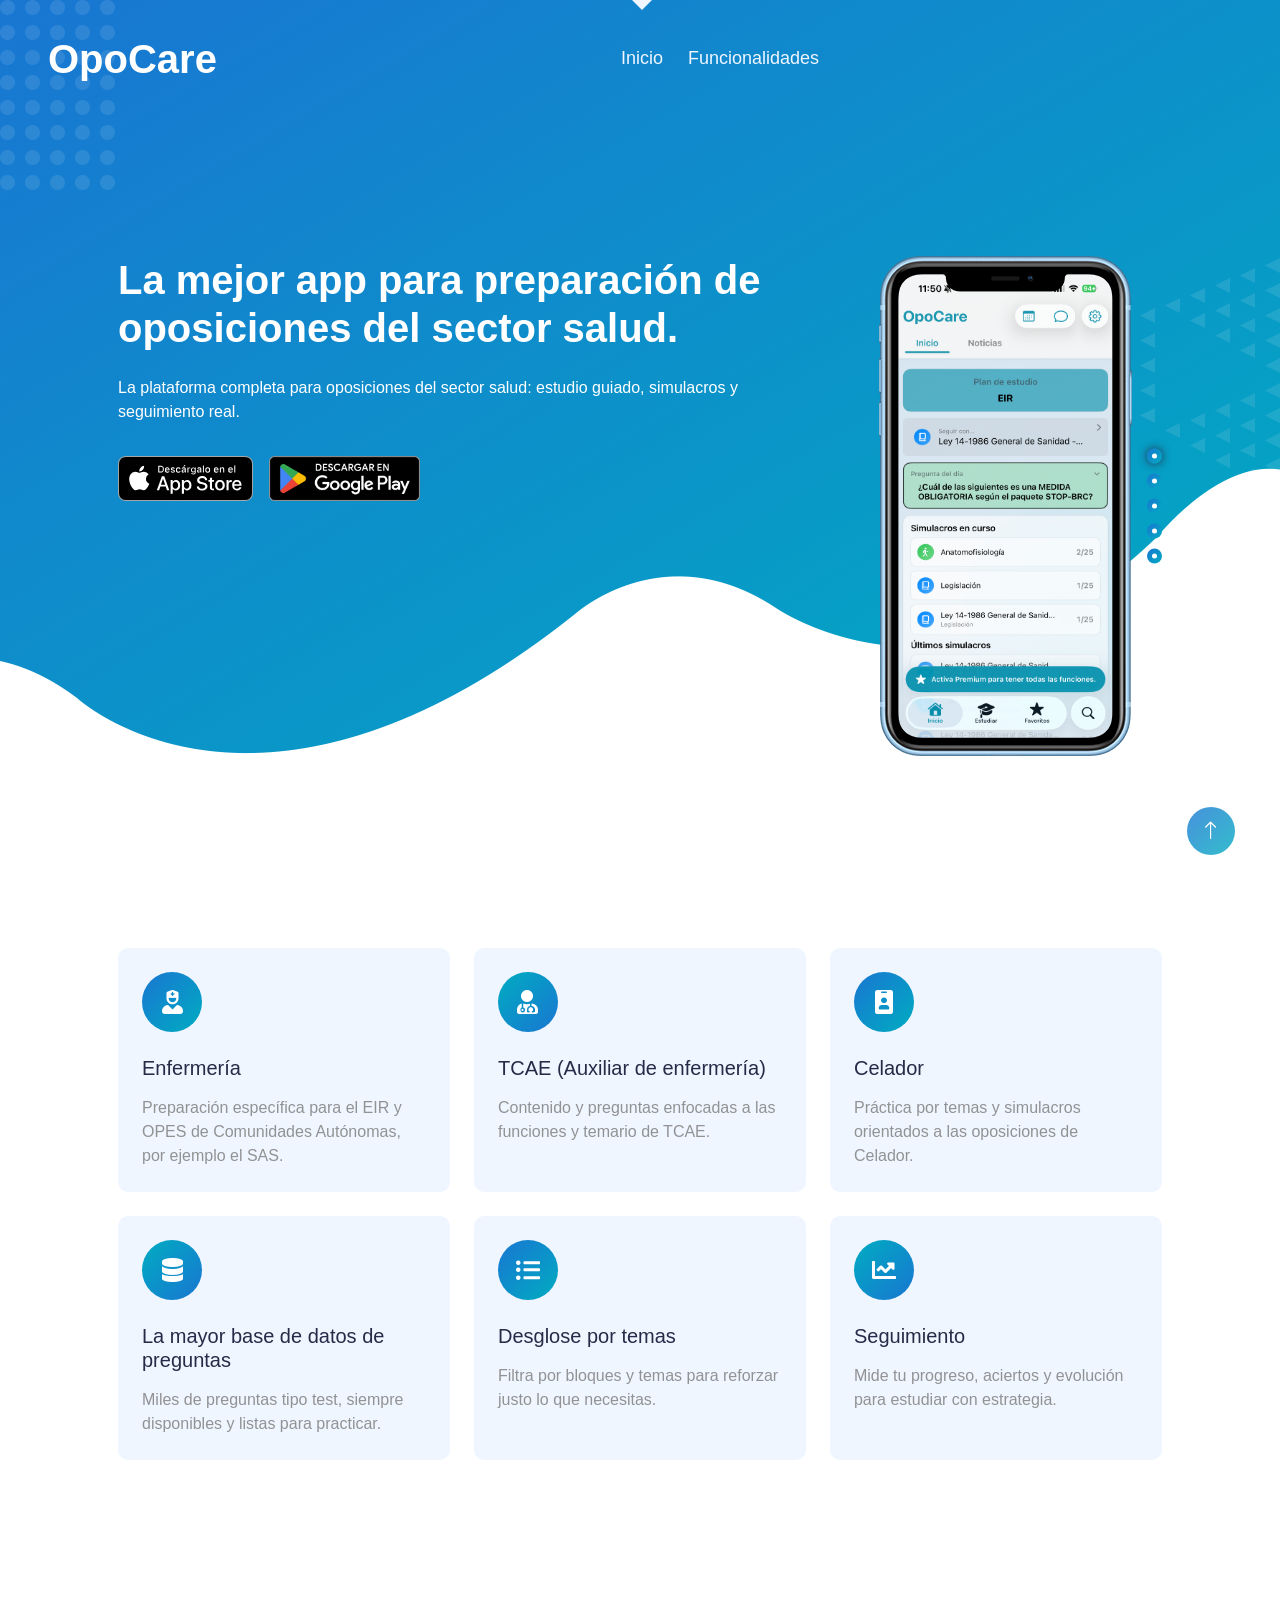
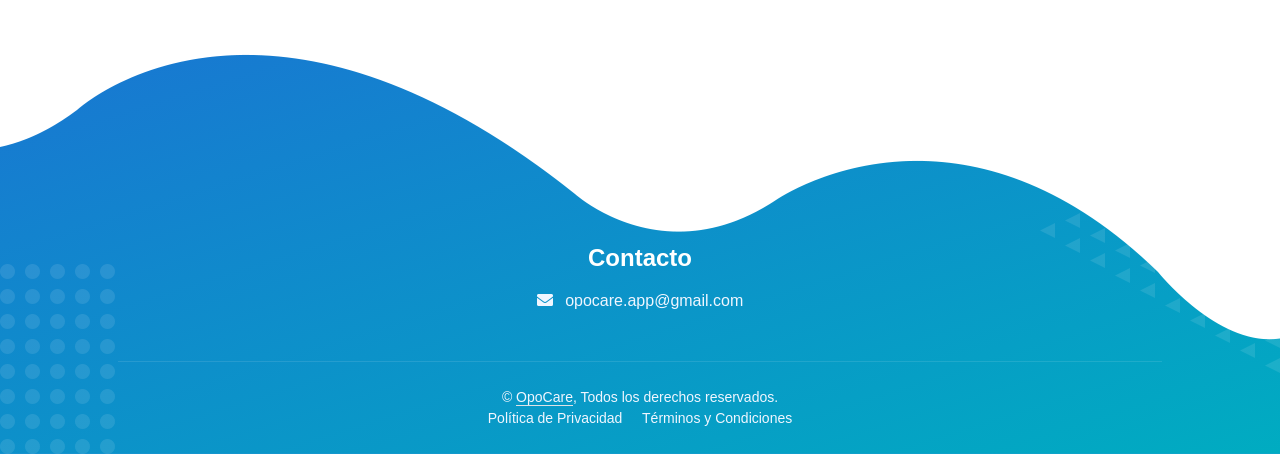
<file: index.html>
<!DOCTYPE html>
<html lang="es">

<head>
    <meta charset="utf-8">
    <title>OpoCare | Enfermería, TCAE y Celador</title>
    <meta name="description" content="OpoCare es una app de apoyo para preparar oposiciones sanitarias: enfermería, TCAE y celador. Test, seguimiento, planes y contenido premium.">
    <meta content="width=device-width, initial-scale=1.0" name="viewport">
    <meta content="" name="keywords">
    <meta content="" name="description">

    <!-- Favicon -->
    <link href="img/favicon.ico" rel="icon">

    <!-- Icon Font Stylesheet -->
    <link href="https://cdnjs.cloudflare.com/ajax/libs/font-awesome/5.10.0/css/all.min.css" rel="stylesheet">
    <link href="https://cdn.jsdelivr.net/npm/bootstrap-icons@1.4.1/font/bootstrap-icons.css" rel="stylesheet">

    <!-- Libraries Stylesheet -->
    <link href="lib/animate/animate.min.css" rel="stylesheet">
    <link href="lib/owlcarousel/assets/owl.carousel.min.css" rel="stylesheet">

    <!-- Customized Bootstrap Stylesheet -->
    <link href="css/bootstrap.min.css" rel="stylesheet">

    <!-- Template Stylesheet -->
    <link href="css/style.css" rel="stylesheet">
</head>

<body data-bs-spy="scroll" data-bs-target=".navbar" data-bs-offset="51">
<div class="container-xxl bg-white p-0">
    <!-- Spinner Start -->
    <div id="spinner" class="show bg-white position-fixed translate-middle w-100 vh-100 top-50 start-50 d-flex align-items-center justify-content-center">
        <div class="spinner-grow text-primary" style="width: 3rem; height: 3rem;" role="status">
            <span class="sr-only">Loading...</span>
        </div>
    </div>
    <!-- Spinner End -->


    <!-- Navbar & Hero Start -->
    <div class="container-xxl position-relative p-0" id="home">
        <nav class="navbar navbar-expand-lg navbar-light px-4 px-lg-5 py-3 py-lg-0">
            <a href="index.html" class="navbar-brand p-0">
                <h1 class="m-0">OpoCare</h1>
                <!-- <img src="img/logo.png" alt="Logo"> -->
            </a>
            <button class="navbar-toggler" type="button" data-bs-toggle="collapse" data-bs-target="#navbarCollapse">
                <span class="fa fa-bars"></span>
            </button>
            <div class="collapse navbar-collapse" id="navbarCollapse">
                <div class="navbar-nav mx-auto py-0">
                    <a href="#home" class="nav-item nav-link active">Inicio</a>
                    <a href="#feature" class="nav-item nav-link">Funcionalidades</a>
                </div>
            </div>
        </nav>

        <div class="container-xxl bg-primary hero-header">
            <div class="container px-lg-5">
                <div class="row g-5">
                    <div class="col-lg-8 text-center text-lg-start">
                        <h1 class="text-white mb-4 animated slideInDown">La mejor app para preparación de oposiciones del sector salud.</h1>
                        <p class="text-white pb-3 animated slideInDown">La plataforma completa para oposiciones del sector salud: estudio guiado, simulacros y seguimiento real.</p>

                        <div class="d-flex flex-column flex-sm-row justify-content-center justify-content-lg-start gap-3 animated slideInUp align-items-center">
                            <a href="https://apps.apple.com/app/opocare/id6757111792" class="store-badge">
                                <img src="img/badge_ios.svg" alt="Descargar en App Store" style="height: 45px; width: auto; display: block;">
                            </a>

                            <a href="https://play.google.com/store/apps/details?id=com.jiggdev.opocare" class="store-badge">
                                <img src="img/badge_android.png" alt="Descargar en Google Play" style="height: 45px; width: auto; display: block;">
                            </a>
                        </div>
                    </div>
                    <div class="col-lg-4 d-flex justify-content-center justify-content-lg-end wow fadeInUp" data-wow-delay="0.3s">
                        <div class="owl-carousel screenshot-carousel">
                            <img class="img-fluid" src="img/screenshot-1.png" alt="">
                            <img class="img-fluid" src="img/screenshot-2.png" alt="">
                            <img class="img-fluid" src="img/screenshot-3.png" alt="">
                            <img class="img-fluid" src="img/screenshot-4.png" alt="">
                            <img class="img-fluid" src="img/screenshot-5.png" alt="">
                        </div>
                    </div>
                </div>
            </div>
        </div>
    </div>
    <!-- Navbar & Hero End -->


    <!-- Features Start -->
    <div class="container-xxl py-5" id="feature">
        <div class="container py-5 px-lg-5">
            <div class="text-center wow fadeInUp" data-wow-delay="0.1s">
            </div>

            <div class="row g-4 align-items-stretch">
                <!-- ARRIBA 1 -->
                <div class="col-lg-4 col-md-6 wow fadeInUp" data-wow-delay="0.1s">
                    <div class="feature-item bg-light rounded p-4 h-100">
                        <div class="d-inline-flex align-items-center justify-content-center bg-primary-gradient rounded-circle mb-4"
                             style="width: 60px; height: 60px;">
                            <i class="fa fa-user-nurse text-white fs-4"></i>
                        </div>
                        <h5 class="mb-3">Enfermería</h5>
                        <p class="m-0">Preparación específica para el EIR y OPES de Comunidades Autónomas, por ejemplo el SAS.</p>
                    </div>
                </div>

                <!-- ARRIBA 2 -->
                <div class="col-lg-4 col-md-6 wow fadeInUp" data-wow-delay="0.3s">
                    <div class="feature-item bg-light rounded p-4 h-100">
                        <div class="d-inline-flex align-items-center justify-content-center bg-secondary-gradient rounded-circle mb-4"
                             style="width: 60px; height: 60px;">
                            <i class="fa fa-user-md text-white fs-4"></i>
                        </div>
                        <h5 class="mb-3">TCAE (Auxiliar de enfermería)</h5>
                        <p class="m-0">Contenido y preguntas enfocadas a las funciones y temario de TCAE.</p>
                    </div>
                </div>

                <!-- ARRIBA 3 -->
                <div class="col-lg-4 col-md-6 wow fadeInUp" data-wow-delay="0.5s">
                    <div class="feature-item bg-light rounded p-4 h-100">
                        <div class="d-inline-flex align-items-center justify-content-center bg-primary-gradient rounded-circle mb-4"
                             style="width: 60px; height: 60px;">
                            <i class="fa fa-id-badge text-white fs-4"></i>
                        </div>
                        <h5 class="mb-3">Celador</h5>
                        <p class="m-0">Práctica por temas y simulacros orientados a las oposiciones de Celador.</p>
                    </div>
                </div>

                <!-- ABAJO 1 -->
                <div class="col-lg-4 col-md-6 wow fadeInUp" data-wow-delay="0.1s">
                    <div class="feature-item bg-light rounded p-4 h-100">
                        <div class="d-inline-flex align-items-center justify-content-center bg-secondary-gradient rounded-circle mb-4"
                             style="width: 60px; height: 60px;">
                            <i class="fa fa-database text-white fs-4"></i>
                        </div>
                        <h5 class="mb-3">La mayor base de datos de preguntas</h5>
                        <p class="m-0">Miles de preguntas tipo test, siempre disponibles y listas para practicar.</p>
                    </div>
                </div>

                <!-- ABAJO 2 -->
                <div class="col-lg-4 col-md-6 wow fadeInUp" data-wow-delay="0.3s">
                    <div class="feature-item bg-light rounded p-4 h-100">
                        <div class="d-inline-flex align-items-center justify-content-center bg-primary-gradient rounded-circle mb-4"
                             style="width: 60px; height: 60px;">
                            <i class="fa fa-list-ul text-white fs-4"></i>
                        </div>
                        <h5 class="mb-3">Desglose por temas</h5>
                        <p class="m-0">Filtra por bloques y temas para reforzar justo lo que necesitas.</p>
                    </div>
                </div>

                <!-- ABAJO 3 -->
                <div class="col-lg-4 col-md-6 wow fadeInUp" data-wow-delay="0.5s">
                    <div class="feature-item bg-light rounded p-4 h-100">
                        <div class="d-inline-flex align-items-center justify-content-center bg-secondary-gradient rounded-circle mb-4"
                             style="width: 60px; height: 60px;">
                            <i class="fa fa-chart-line text-white fs-4"></i>
                        </div>
                        <h5 class="mb-3">Seguimiento</h5>
                        <p class="m-0">Mide tu progreso, aciertos y evolución para estudiar con estrategia.</p>
                    </div>
                </div>
            </div>
        </div>
    </div>
    <!-- Features End -->

    <!-- Footer Start -->
    <div class="container-fluid bg-primary text-light footer wow fadeIn" data-wow-delay="0.1s">
        <div class="container py-5 px-lg-5">
            <div class="row justify-content-center">
                <div class="col-lg-6 text-center">
                    <h4 class="text-white mb-3">Contacto</h4>
                    <p class="mb-0">
                        <i class="fa fa-envelope me-2"></i>
                        <a class="text-light" href="mailto:opocare.app@gmail.com">opocare.app@gmail.com</a>
                    </p>
                </div>
            </div>
        </div>

        <div class="container px-lg-5">
            <div class="copyright">
                <div class="row">
                    <div class="col-12 text-center">
                        &copy; <a class="border-bottom" href="index.html">OpoCare</a>, Todos los derechos reservados.
                        <br>
                        <a href="privacy.html" class="text-light me-3">Política de Privacidad</a>
                        <a href="terms.html" class="text-light">Términos y Condiciones</a>
                    </div>
                </div>
            </div>
        </div>
    </div>
    <!-- Footer End -->


    <!-- Back to Top -->
    <a href="#" class="btn btn-lg btn-lg-square back-to-top pt-2"><i class="bi bi-arrow-up text-white"></i></a>
</div>

<!-- JavaScript Libraries -->
<script src="https://code.jquery.com/jquery-3.4.1.min.js"></script>
<script src="https://cdn.jsdelivr.net/npm/bootstrap@5.0.0/dist/js/bootstrap.bundle.min.js"></script>
<script src="lib/wow/wow.min.js"></script>
<script src="lib/easing/easing.min.js"></script>
<script src="lib/waypoints/waypoints.min.js"></script>
<script src="lib/counterup/counterup.min.js"></script>
<script src="lib/owlcarousel/owl.carousel.min.js"></script>

<!-- Template Javascript -->
<script src="js/main.js"></script>
</body>

</html>
</file>
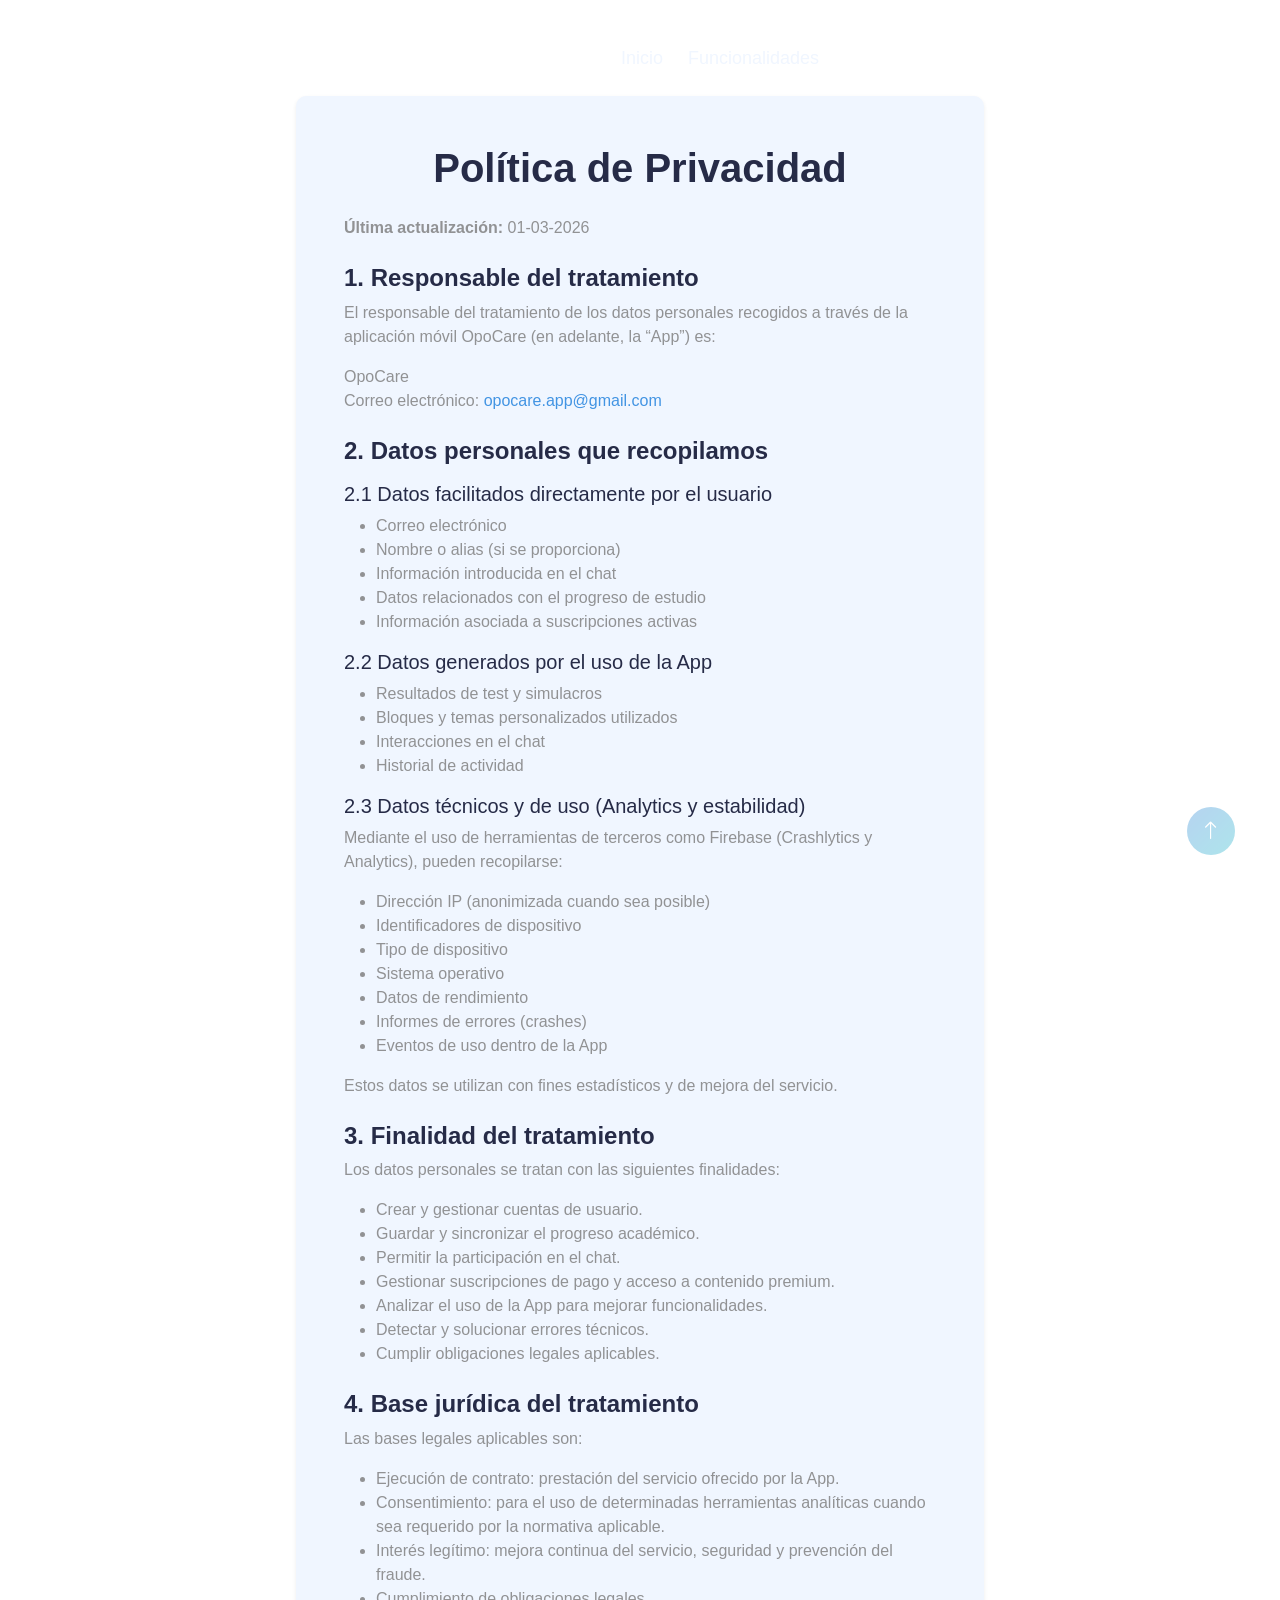
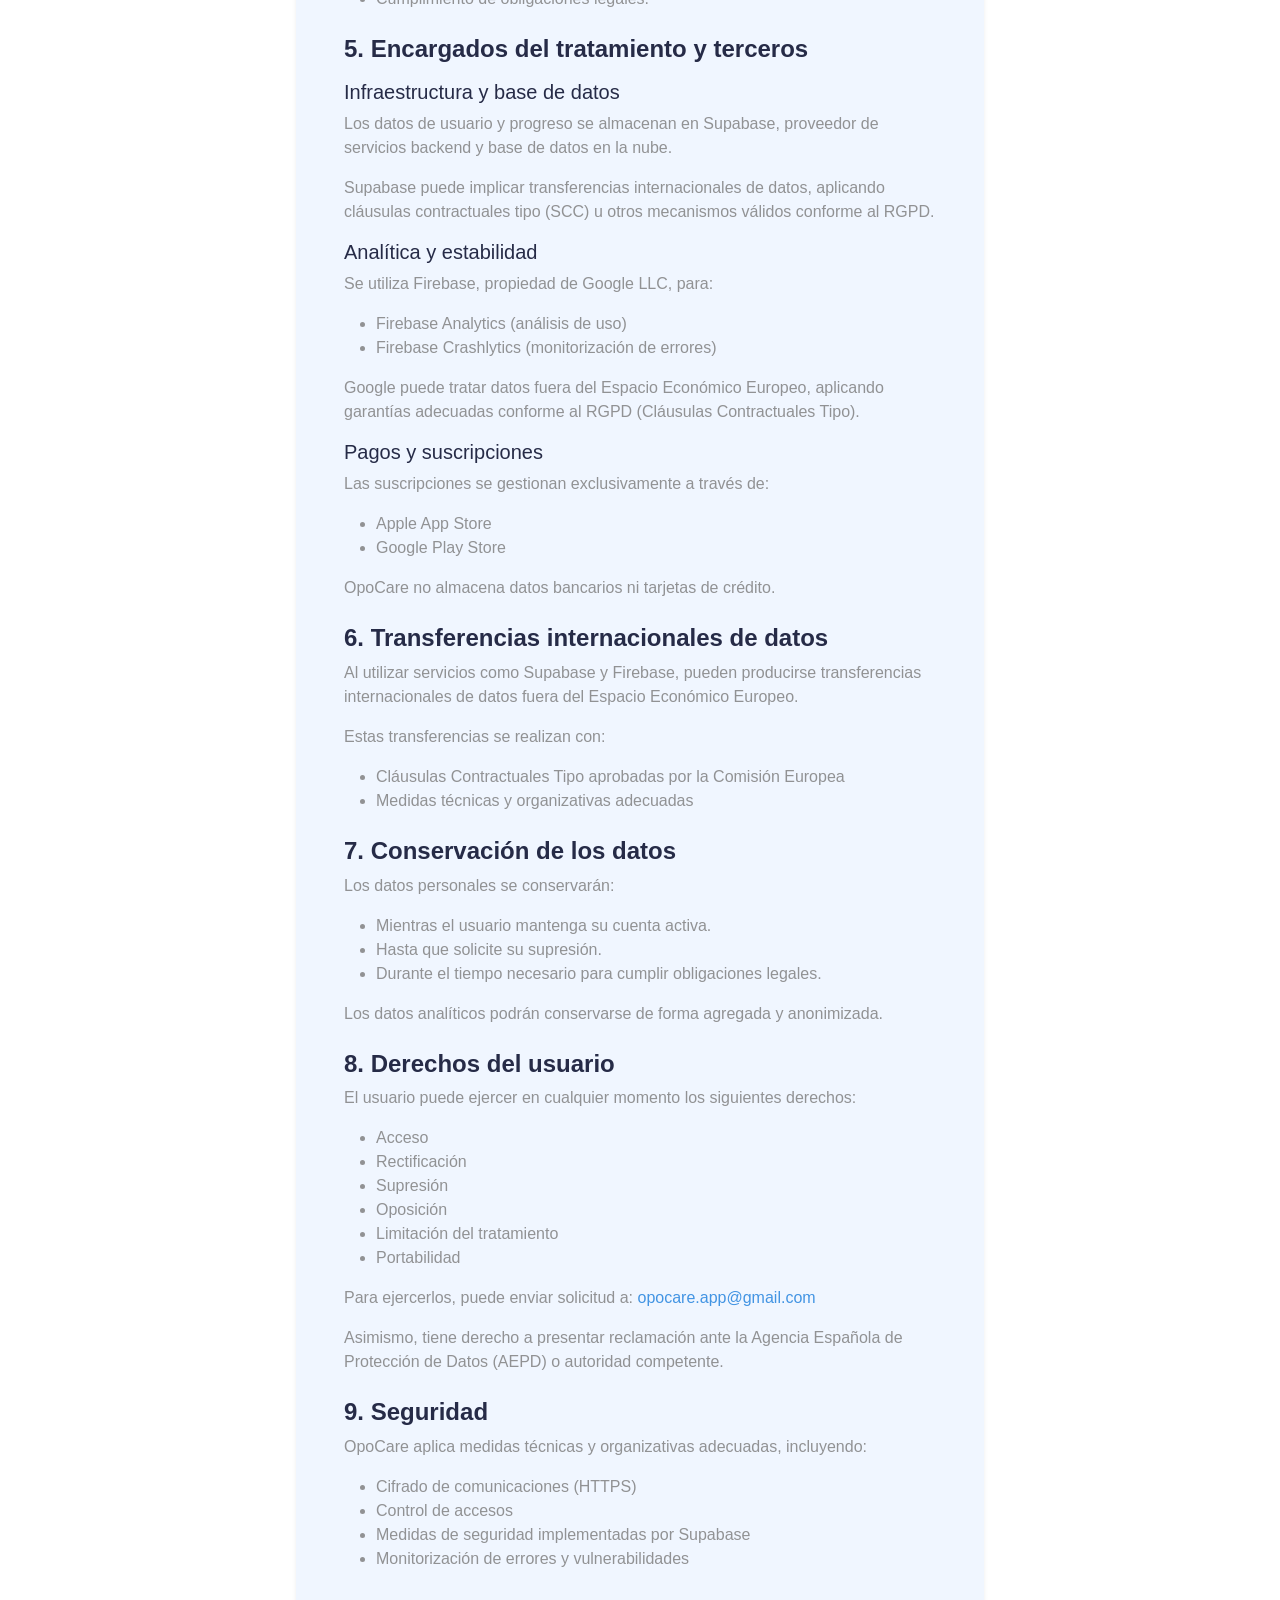
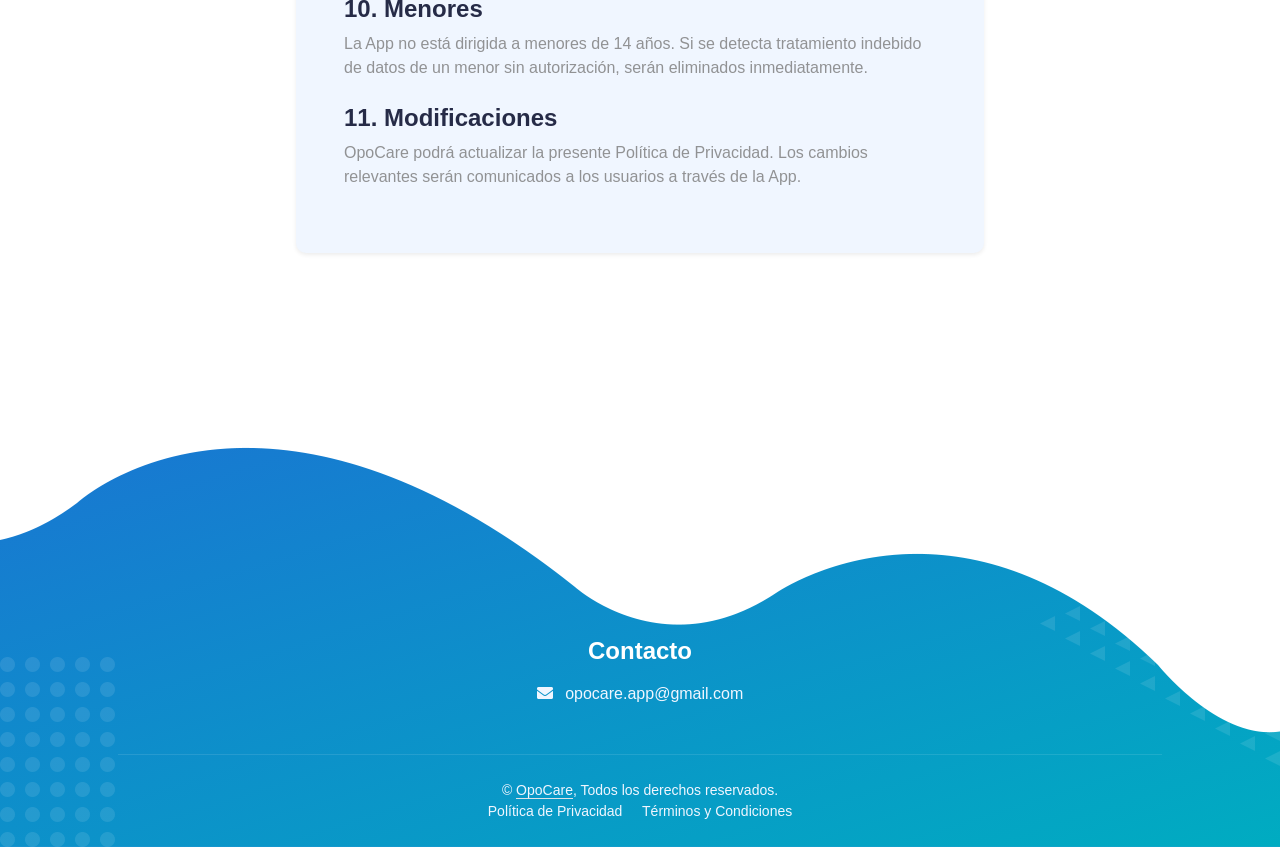
<file: privacy.html>
<!DOCTYPE html>
<html lang="es">

<head>
    <meta charset="utf-8">
    <title>OpoCare - Enfermería, TCAE, celador</title>
    <meta content="width=device-width, initial-scale=1.0" name="viewport">
    <meta content="" name="keywords">
    <meta content="" name="description">

    <!-- Favicon -->
    <link href="img/favicon.ico" rel="icon">

    <!-- Icon Font Stylesheet -->
    <link href="https://cdnjs.cloudflare.com/ajax/libs/font-awesome/5.10.0/css/all.min.css" rel="stylesheet">
    <link href="https://cdn.jsdelivr.net/npm/bootstrap-icons@1.4.1/font/bootstrap-icons.css" rel="stylesheet">

    <!-- Libraries Stylesheet -->
    <link href="lib/animate/animate.min.css" rel="stylesheet">
    <link href="lib/owlcarousel/assets/owl.carousel.min.css" rel="stylesheet">

    <!-- Customized Bootstrap Stylesheet -->
    <link href="css/bootstrap.min.css" rel="stylesheet">

    <!-- Template Stylesheet -->
    <link href="css/style.css" rel="stylesheet">
</head>

<body data-bs-spy="scroll" data-bs-target=".navbar" data-bs-offset="51">
<div class="container-xxl bg-white p-0">
    <!-- Spinner Start -->
    <div id="spinner" class="show bg-white position-fixed translate-middle w-100 vh-100 top-50 start-50 d-flex align-items-center justify-content-center">
        <div class="spinner-grow text-primary" style="width: 3rem; height: 3rem;" role="status">
            <span class="sr-only">Loading...</span>
        </div>
    </div>
    <!-- Spinner End -->


    <!-- Navbar & Hero Start -->
    <div class="container-xxl position-relative p-0" id="home">
        <nav class="navbar navbar-expand-lg navbar-light px-4 px-lg-5 py-3 py-lg-0">
            <a href="index.html" class="navbar-brand p-0">
                <h1 class="m-0">OpoCare</h1>
                <!-- <img src="img/logo.png" alt="Logo"> -->
            </a>
            <button class="navbar-toggler" type="button" data-bs-toggle="collapse" data-bs-target="#navbarCollapse">
                <span class="fa fa-bars"></span>
            </button>
            <div class="collapse navbar-collapse" id="navbarCollapse">
                <div class="navbar-nav mx-auto py-0">
                    <a href="index.html#home" class="nav-item nav-link">Inicio</a>
                    <a href="index.html#feature" class="nav-item nav-link">Funcionalidades</a>
                </div>
            </div>
        </nav>

    </div>
    <!-- Navbar & Hero End -->
    <!-- Legal Content Start -->
    <div class="container-xxl py-5">
        <div class="container py-5 px-lg-5">
            <div class="row justify-content-center">
                <div class="col-lg-8">
                    <div class="bg-light rounded shadow-sm p-4 p-lg-5">
                        <h1 class="mb-4 text-center">Política de Privacidad</h1>
                        <p><strong>Última actualización:</strong> 01-03-2026</p>

                        <h4 class="mt-4">1. Responsable del tratamiento</h4>
                        <p>
                            El responsable del tratamiento de los datos personales recogidos a través de la aplicación móvil
                            OpoCare (en adelante, la “App”) es:
                        </p>
                        <p class="mb-0">OpoCare</p>
                        <p>Correo electrónico: <a href="mailto:opocare.app@gmail.com">opocare.app@gmail.com</a></p>

                        <h4 class="mt-4">2. Datos personales que recopilamos</h4>

                        <h5 class="mt-3">2.1 Datos facilitados directamente por el usuario</h5>
                        <ul>
                            <li>Correo electrónico</li>
                            <li>Nombre o alias (si se proporciona)</li>
                            <li>Información introducida en el chat</li>
                            <li>Datos relacionados con el progreso de estudio</li>
                            <li>Información asociada a suscripciones activas</li>
                        </ul>

                        <h5 class="mt-3">2.2 Datos generados por el uso de la App</h5>
                        <ul>
                            <li>Resultados de test y simulacros</li>
                            <li>Bloques y temas personalizados utilizados</li>
                            <li>Interacciones en el chat</li>
                            <li>Historial de actividad</li>
                        </ul>

                        <h5 class="mt-3">2.3 Datos técnicos y de uso (Analytics y estabilidad)</h5>
                        <p>
                            Mediante el uso de herramientas de terceros como Firebase (Crashlytics y Analytics), pueden recopilarse:
                        </p>
                        <ul>
                            <li>Dirección IP (anonimizada cuando sea posible)</li>
                            <li>Identificadores de dispositivo</li>
                            <li>Tipo de dispositivo</li>
                            <li>Sistema operativo</li>
                            <li>Datos de rendimiento</li>
                            <li>Informes de errores (crashes)</li>
                            <li>Eventos de uso dentro de la App</li>
                        </ul>
                        <p>Estos datos se utilizan con fines estadísticos y de mejora del servicio.</p>

                        <h4 class="mt-4">3. Finalidad del tratamiento</h4>
                        <p>Los datos personales se tratan con las siguientes finalidades:</p>
                        <ul>
                            <li>Crear y gestionar cuentas de usuario.</li>
                            <li>Guardar y sincronizar el progreso académico.</li>
                            <li>Permitir la participación en el chat.</li>
                            <li>Gestionar suscripciones de pago y acceso a contenido premium.</li>
                            <li>Analizar el uso de la App para mejorar funcionalidades.</li>
                            <li>Detectar y solucionar errores técnicos.</li>
                            <li>Cumplir obligaciones legales aplicables.</li>
                        </ul>

                        <h4 class="mt-4">4. Base jurídica del tratamiento</h4>
                        <p>Las bases legales aplicables son:</p>
                        <ul>
                            <li>Ejecución de contrato: prestación del servicio ofrecido por la App.</li>
                            <li>Consentimiento: para el uso de determinadas herramientas analíticas cuando sea requerido por la normativa aplicable.</li>
                            <li>Interés legítimo: mejora continua del servicio, seguridad y prevención del fraude.</li>
                            <li>Cumplimiento de obligaciones legales.</li>
                        </ul>

                        <h4 class="mt-4">5. Encargados del tratamiento y terceros</h4>

                        <h5 class="mt-3">Infraestructura y base de datos</h5>
                        <p>
                            Los datos de usuario y progreso se almacenan en Supabase, proveedor de servicios backend y base de datos en la nube.
                        </p>
                        <p>
                            Supabase puede implicar transferencias internacionales de datos, aplicando cláusulas contractuales tipo (SCC)
                            u otros mecanismos válidos conforme al RGPD.
                        </p>

                        <h5 class="mt-3">Analítica y estabilidad</h5>
                        <p>Se utiliza Firebase, propiedad de Google LLC, para:</p>
                        <ul>
                            <li>Firebase Analytics (análisis de uso)</li>
                            <li>Firebase Crashlytics (monitorización de errores)</li>
                        </ul>
                        <p>
                            Google puede tratar datos fuera del Espacio Económico Europeo, aplicando garantías adecuadas conforme al RGPD
                            (Cláusulas Contractuales Tipo).
                        </p>

                        <h5 class="mt-3">Pagos y suscripciones</h5>
                        <p>Las suscripciones se gestionan exclusivamente a través de:</p>
                        <ul>
                            <li>Apple App Store</li>
                            <li>Google Play Store</li>
                        </ul>
                        <p>OpoCare no almacena datos bancarios ni tarjetas de crédito.</p>

                        <h4 class="mt-4">6. Transferencias internacionales de datos</h4>
                        <p>
                            Al utilizar servicios como Supabase y Firebase, pueden producirse transferencias internacionales de datos
                            fuera del Espacio Económico Europeo.
                        </p>
                        <p>Estas transferencias se realizan con:</p>
                        <ul>
                            <li>Cláusulas Contractuales Tipo aprobadas por la Comisión Europea</li>
                            <li>Medidas técnicas y organizativas adecuadas</li>
                        </ul>

                        <h4 class="mt-4">7. Conservación de los datos</h4>
                        <p>Los datos personales se conservarán:</p>
                        <ul>
                            <li>Mientras el usuario mantenga su cuenta activa.</li>
                            <li>Hasta que solicite su supresión.</li>
                            <li>Durante el tiempo necesario para cumplir obligaciones legales.</li>
                        </ul>
                        <p>Los datos analíticos podrán conservarse de forma agregada y anonimizada.</p>

                        <h4 class="mt-4">8. Derechos del usuario</h4>
                        <p>El usuario puede ejercer en cualquier momento los siguientes derechos:</p>
                        <ul>
                            <li>Acceso</li>
                            <li>Rectificación</li>
                            <li>Supresión</li>
                            <li>Oposición</li>
                            <li>Limitación del tratamiento</li>
                            <li>Portabilidad</li>
                        </ul>
                        <p>
                            Para ejercerlos, puede enviar solicitud a:
                            <a href="mailto:opocare.app@gmail.com">opocare.app@gmail.com</a>
                        </p>
                        <p>
                            Asimismo, tiene derecho a presentar reclamación ante la Agencia Española de Protección de Datos (AEPD)
                            o autoridad competente.
                        </p>

                        <h4 class="mt-4">9. Seguridad</h4>
                        <p>OpoCare aplica medidas técnicas y organizativas adecuadas, incluyendo:</p>
                        <ul>
                            <li>Cifrado de comunicaciones (HTTPS)</li>
                            <li>Control de accesos</li>
                            <li>Medidas de seguridad implementadas por Supabase</li>
                            <li>Monitorización de errores y vulnerabilidades</li>
                        </ul>

                        <h4 class="mt-4">10. Menores</h4>
                        <p>
                            La App no está dirigida a menores de 14 años. Si se detecta tratamiento indebido de datos de un menor
                            sin autorización, serán eliminados inmediatamente.
                        </p>

                        <h4 class="mt-4">11. Modificaciones</h4>
                        <p>
                            OpoCare podrá actualizar la presente Política de Privacidad. Los cambios relevantes serán comunicados
                            a los usuarios a través de la App.
                        </p>
                    </div>
                </div>
            </div>
        </div>
    </div>
    <!-- Legal Content End -->

    <!-- Footer Start -->
    <div class="container-fluid bg-primary text-light footer wow fadeIn" data-wow-delay="0.1s">
        <div class="container py-5 px-lg-5">
            <div class="row justify-content-center">
                <div class="col-lg-6 text-center">
                    <h4 class="text-white mb-3">Contacto</h4>
                    <p class="mb-0">
                        <i class="fa fa-envelope me-2"></i>
                        <a class="text-light" href="mailto:opocare.app@gmail.com">opocare.app@gmail.com</a>
                    </p>
                </div>
            </div>
        </div>

        <div class="container px-lg-5">
            <div class="copyright">
                <div class="row">
                    <div class="col-12 text-center">
                        &copy; <a class="border-bottom" href="index.html">OpoCare</a>, Todos los derechos reservados.
                        <br>
                        <a href="privacy.html" class="text-light me-3">Política de Privacidad</a>
                        <a href="terms.html" class="text-light">Términos y Condiciones</a>
                    </div>
                </div>
            </div>
        </div>
    </div>
    <!-- Footer End -->


    <!-- Back to Top -->
    <a href="#" class="btn btn-lg btn-lg-square back-to-top pt-2"><i class="bi bi-arrow-up text-white"></i></a>
</div>

<!-- JavaScript Libraries -->
<script src="https://code.jquery.com/jquery-3.4.1.min.js"></script>
<script src="https://cdn.jsdelivr.net/npm/bootstrap@5.0.0/dist/js/bootstrap.bundle.min.js"></script>
<script src="lib/wow/wow.min.js"></script>
<script src="lib/easing/easing.min.js"></script>
<script src="lib/waypoints/waypoints.min.js"></script>
<script src="lib/counterup/counterup.min.js"></script>
<script src="lib/owlcarousel/owl.carousel.min.js"></script>

<!-- Template Javascript -->
<script src="js/main.js"></script>
</body>

</html>
</file>
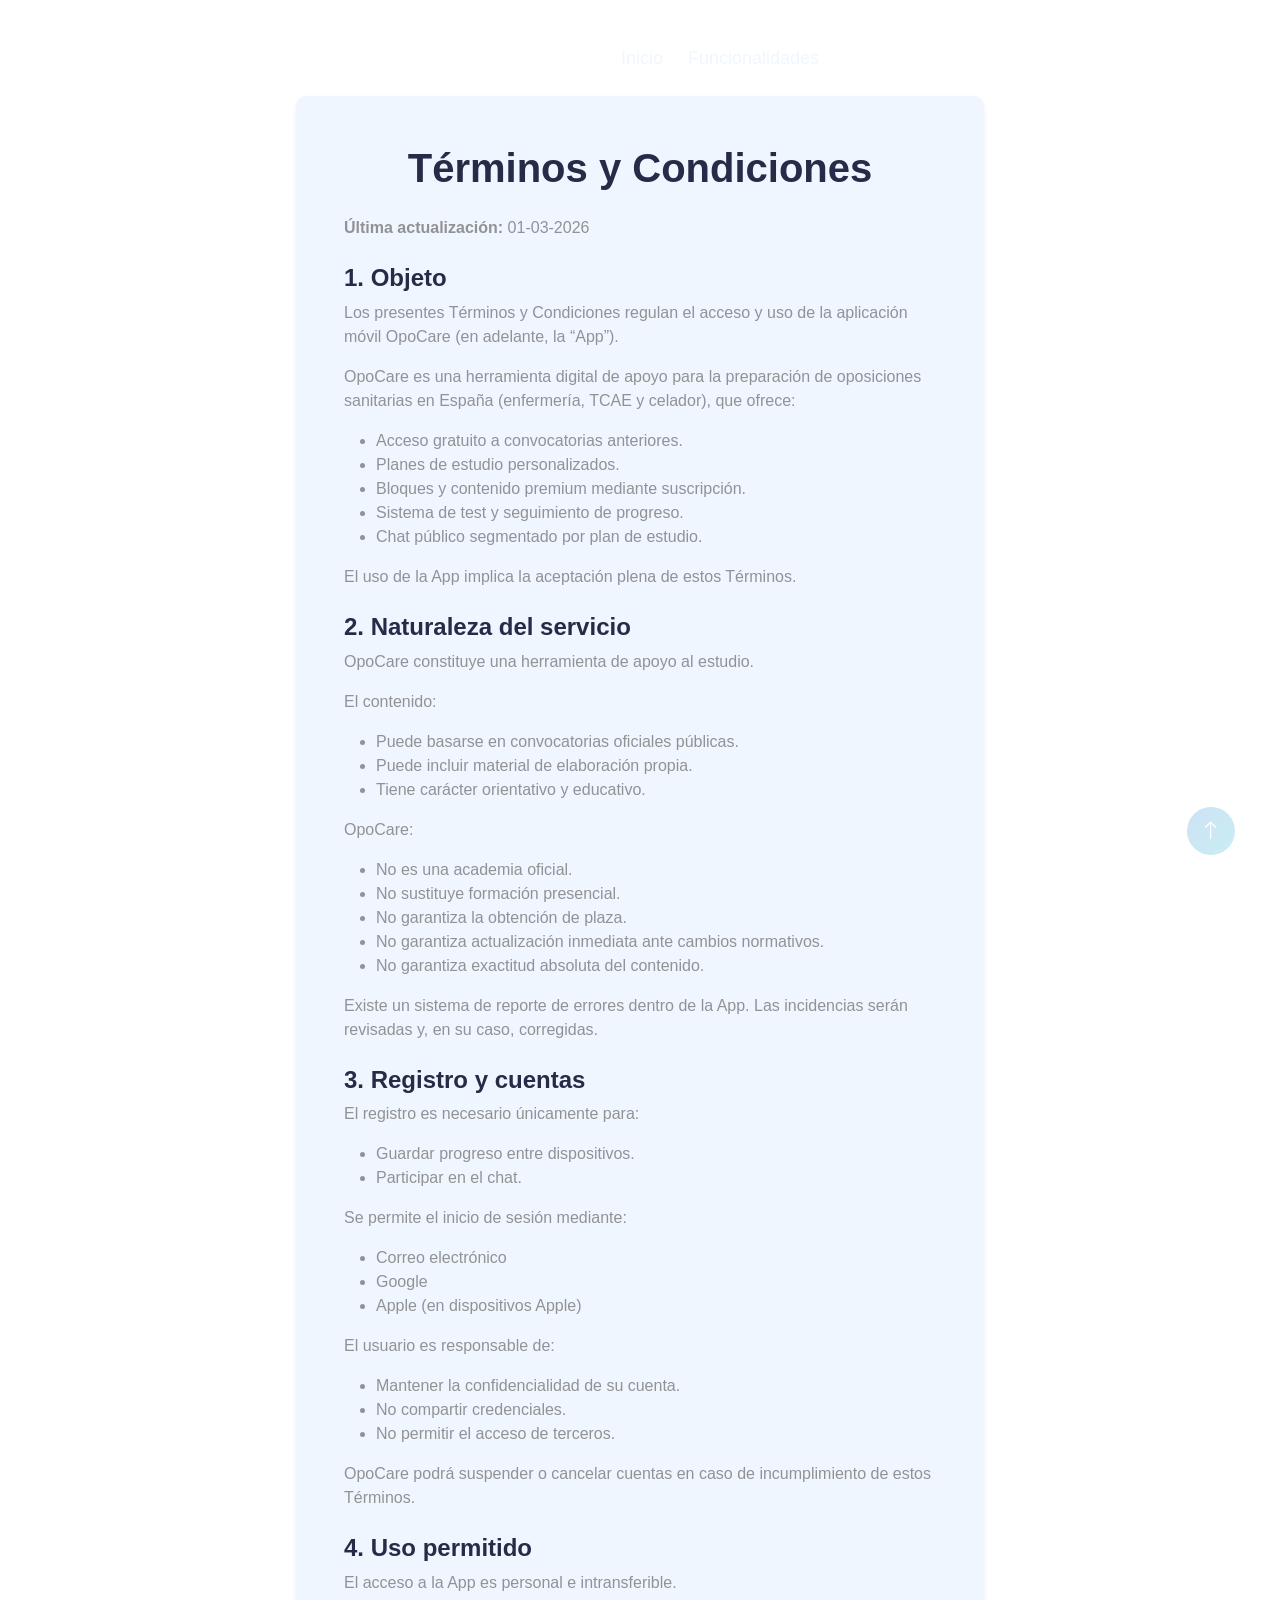
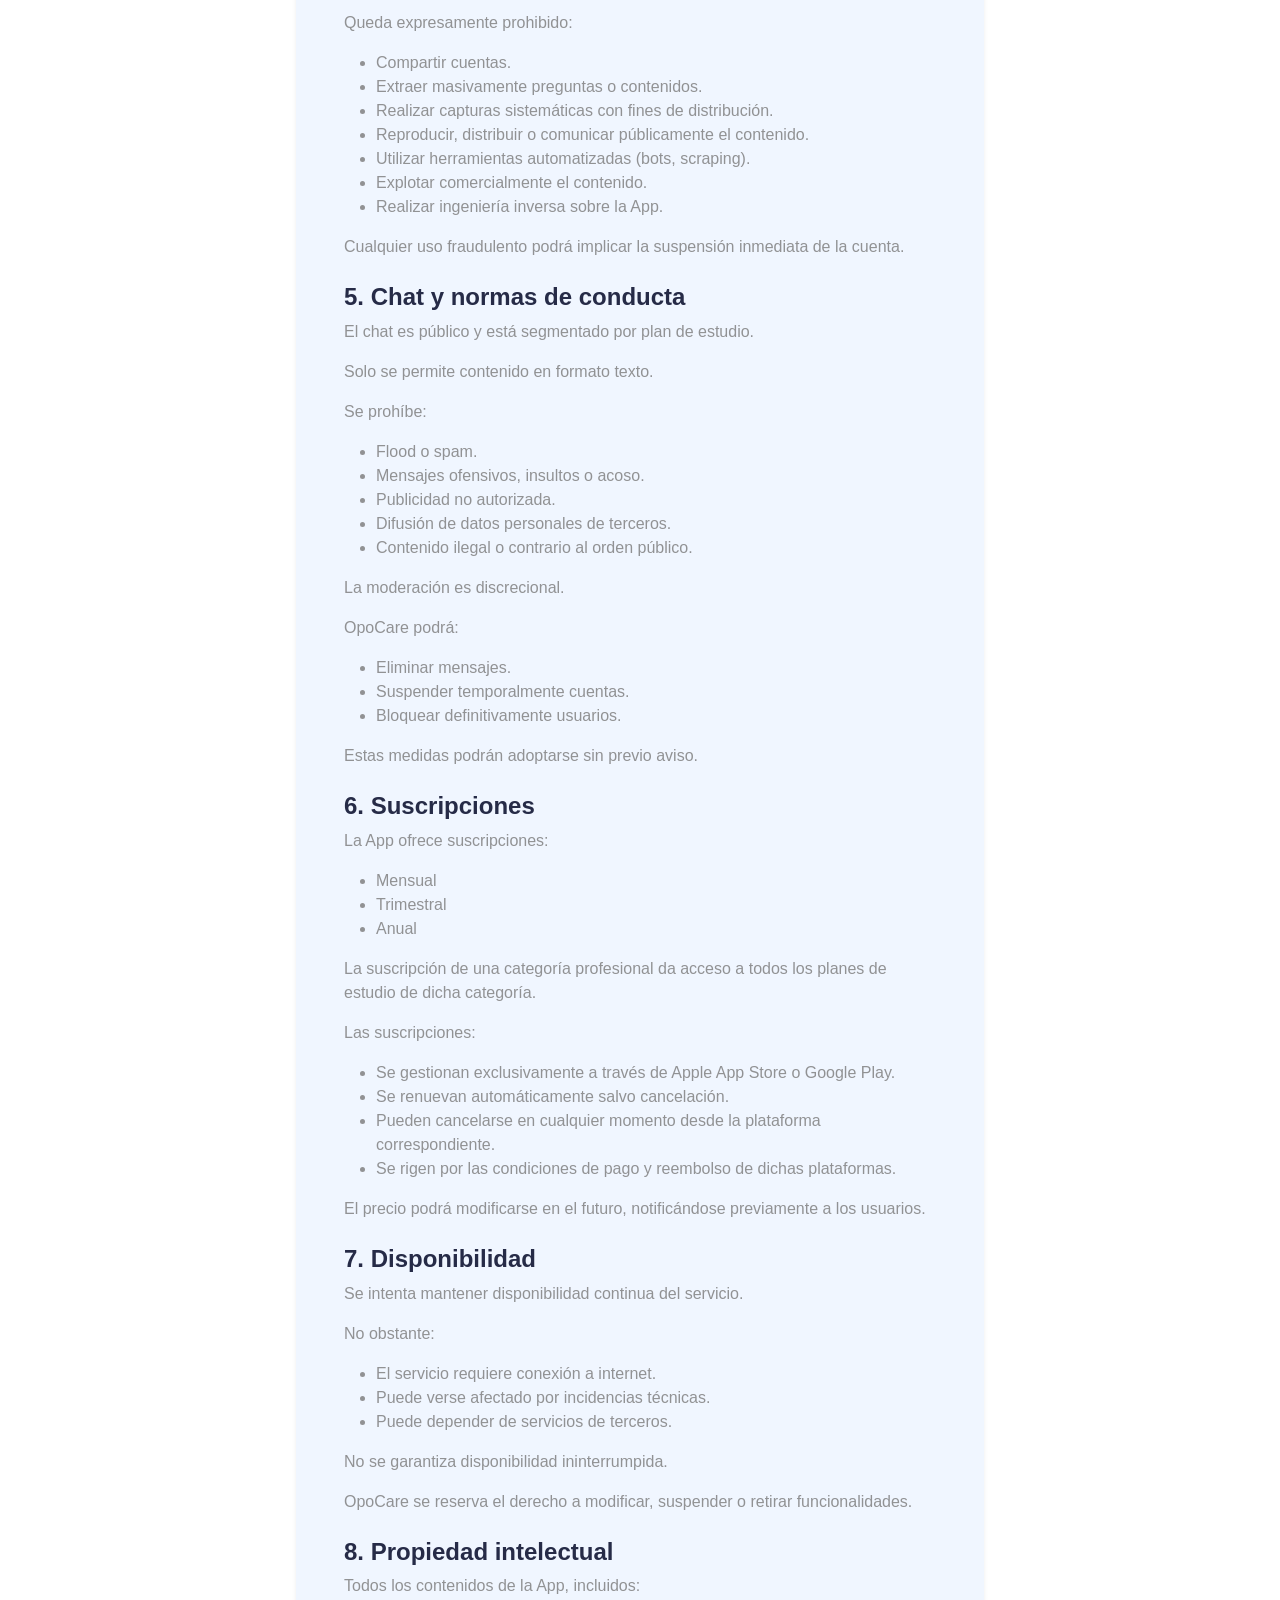
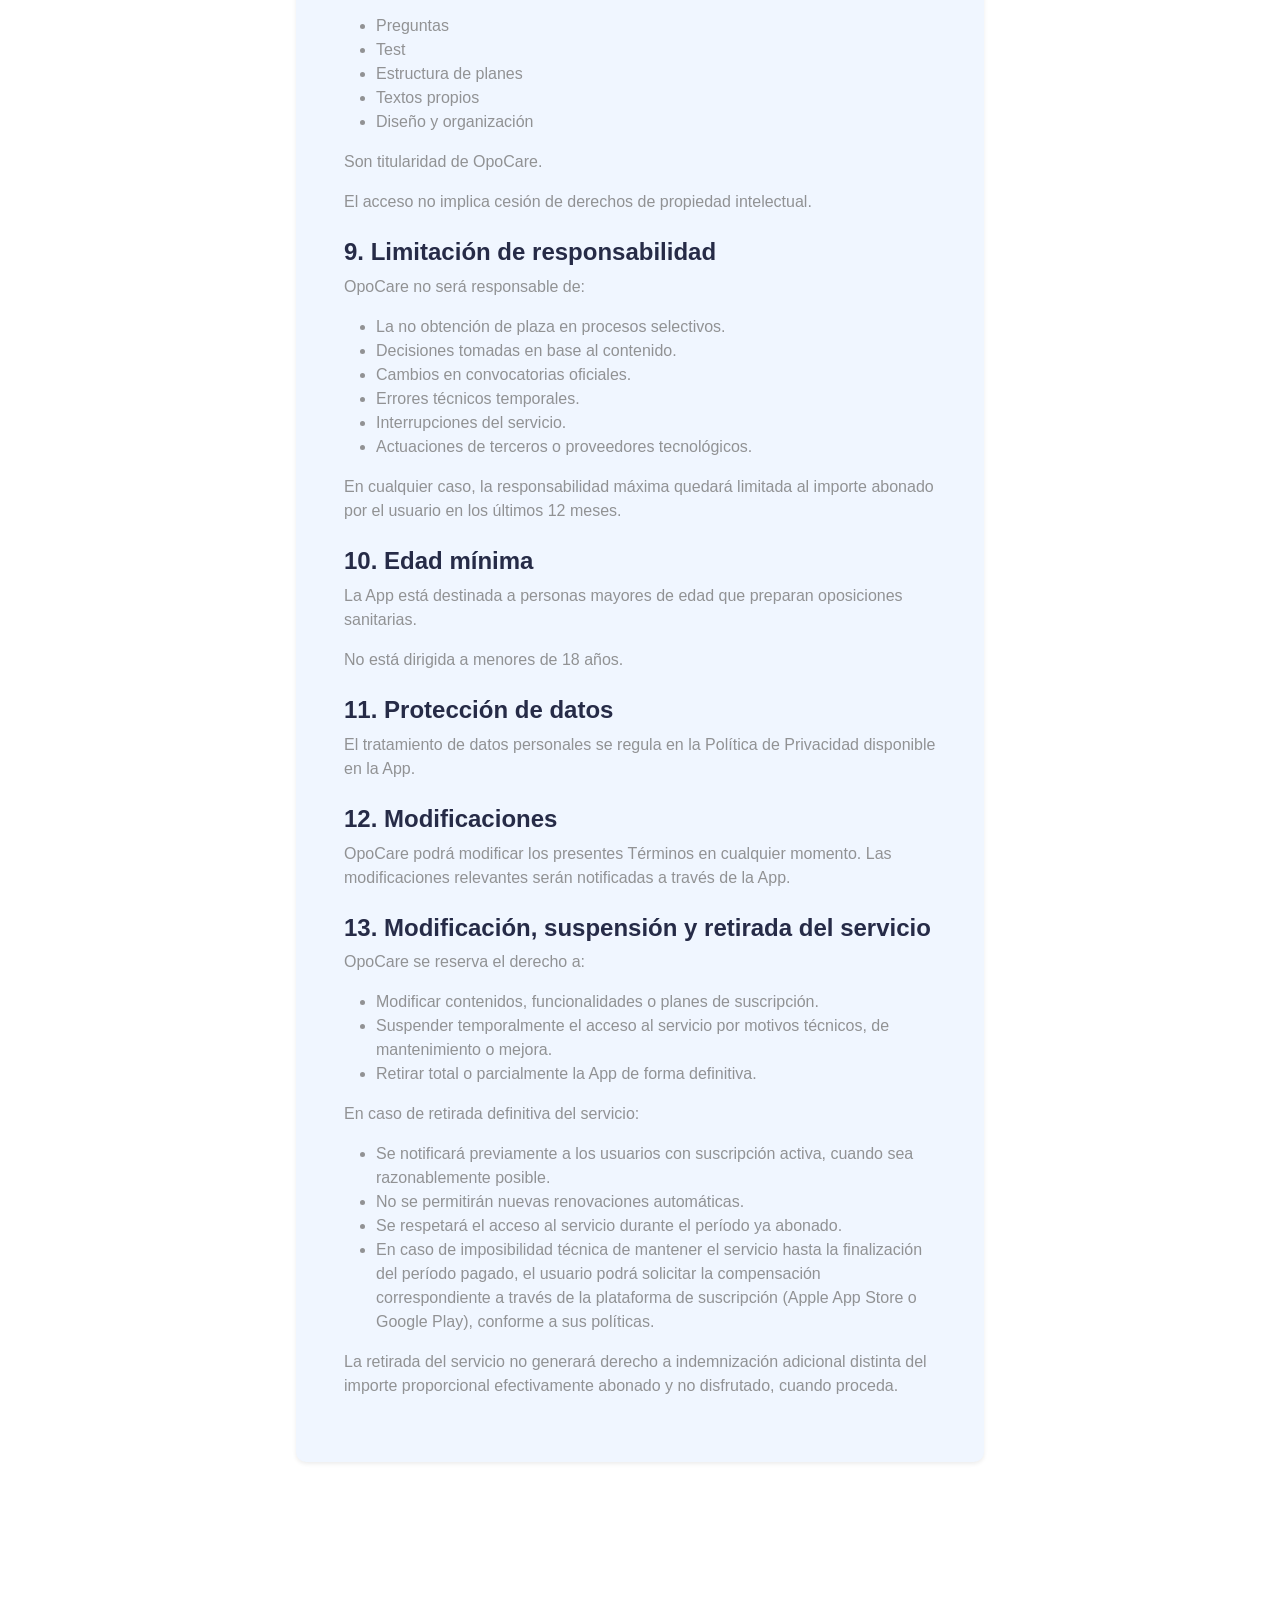
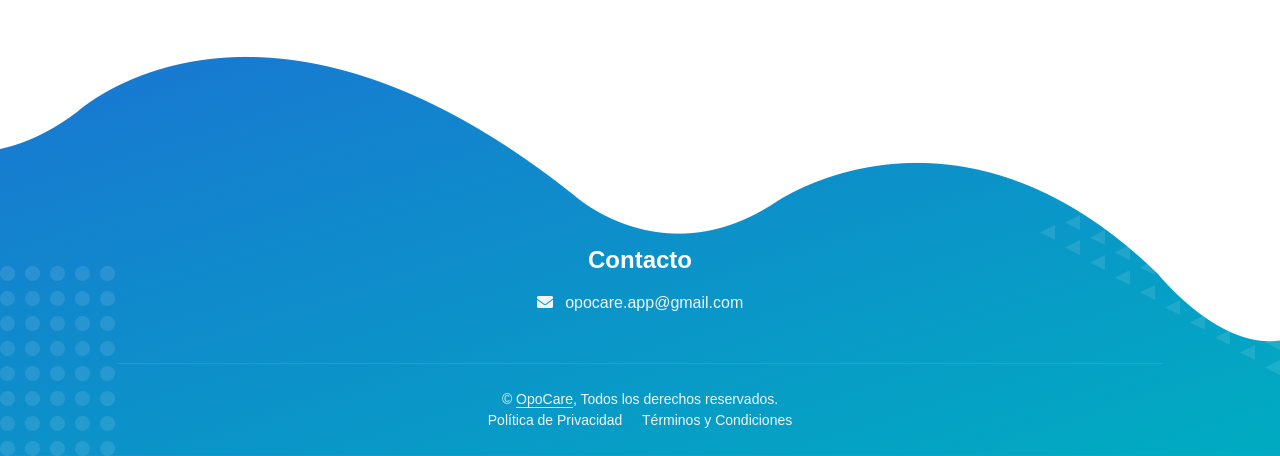
<file: terms.html>
<!DOCTYPE html>
<html lang="es">

<head>
    <meta charset="utf-8">
    <title>OpoCare - Enfermería, TCAE, celador</title>
    <meta content="width=device-width, initial-scale=1.0" name="viewport">
    <meta content="" name="keywords">
    <meta content="" name="description">

    <!-- Favicon -->
    <link href="img/favicon.ico" rel="icon">

    <!-- Icon Font Stylesheet -->
    <link href="https://cdnjs.cloudflare.com/ajax/libs/font-awesome/5.10.0/css/all.min.css" rel="stylesheet">
    <link href="https://cdn.jsdelivr.net/npm/bootstrap-icons@1.4.1/font/bootstrap-icons.css" rel="stylesheet">

    <!-- Libraries Stylesheet -->
    <link href="lib/animate/animate.min.css" rel="stylesheet">
    <link href="lib/owlcarousel/assets/owl.carousel.min.css" rel="stylesheet">

    <!-- Customized Bootstrap Stylesheet -->
    <link href="css/bootstrap.min.css" rel="stylesheet">

    <!-- Template Stylesheet -->
    <link href="css/style.css" rel="stylesheet">
</head>

<body data-bs-spy="scroll" data-bs-target=".navbar" data-bs-offset="51">
<div class="container-xxl bg-white p-0">
    <!-- Spinner Start -->
    <div id="spinner" class="show bg-white position-fixed translate-middle w-100 vh-100 top-50 start-50 d-flex align-items-center justify-content-center">
        <div class="spinner-grow text-primary" style="width: 3rem; height: 3rem;" role="status">
            <span class="sr-only">Loading...</span>
        </div>
    </div>
    <!-- Spinner End -->


    <!-- Navbar & Hero Start -->
    <div class="container-xxl position-relative p-0" id="home">
        <nav class="navbar navbar-expand-lg navbar-light px-4 px-lg-5 py-3 py-lg-0">
            <a href="index.html" class="navbar-brand p-0">
                <h1 class="m-0">OpoCare</h1>
                <!-- <img src="img/logo.png" alt="Logo"> -->
            </a>
            <button class="navbar-toggler" type="button" data-bs-toggle="collapse" data-bs-target="#navbarCollapse">
                <span class="fa fa-bars"></span>
            </button>
            <div class="collapse navbar-collapse" id="navbarCollapse">
                <div class="navbar-nav mx-auto py-0">
                    <a href="index.html#home" class="nav-item nav-link">Inicio</a>
                    <a href="index.html#feature" class="nav-item nav-link">Funcionalidades</a>
                </div>
            </div>
        </nav>

    </div>
    <!-- Navbar & Hero End -->
    <!-- Legal Content Start -->
    <div class="container-xxl py-5">
        <div class="container py-5 px-lg-5">
            <div class="row justify-content-center">
                <div class="col-lg-8">
                    <div class="bg-light rounded shadow-sm p-4 p-lg-5">
                        <h1 class="mb-4 text-center">Términos y Condiciones</h1>
                        <p><strong>Última actualización:</strong> 01-03-2026</p>

                        <h4 class="mt-4">1. Objeto</h4>
                        <p>
                            Los presentes Términos y Condiciones regulan el acceso y uso de la aplicación móvil
                            OpoCare (en adelante, la “App”).
                        </p>
                        <p>
                            OpoCare es una herramienta digital de apoyo para la preparación de oposiciones sanitarias en España
                            (enfermería, TCAE y celador), que ofrece:
                        </p>
                        <ul>
                            <li>Acceso gratuito a convocatorias anteriores.</li>
                            <li>Planes de estudio personalizados.</li>
                            <li>Bloques y contenido premium mediante suscripción.</li>
                            <li>Sistema de test y seguimiento de progreso.</li>
                            <li>Chat público segmentado por plan de estudio.</li>
                        </ul>
                        <p>El uso de la App implica la aceptación plena de estos Términos.</p>

                        <h4 class="mt-4">2. Naturaleza del servicio</h4>
                        <p>OpoCare constituye una herramienta de apoyo al estudio.</p>
                        <p>El contenido:</p>
                        <ul>
                            <li>Puede basarse en convocatorias oficiales públicas.</li>
                            <li>Puede incluir material de elaboración propia.</li>
                            <li>Tiene carácter orientativo y educativo.</li>
                        </ul>
                        <p>OpoCare:</p>
                        <ul>
                            <li>No es una academia oficial.</li>
                            <li>No sustituye formación presencial.</li>
                            <li>No garantiza la obtención de plaza.</li>
                            <li>No garantiza actualización inmediata ante cambios normativos.</li>
                            <li>No garantiza exactitud absoluta del contenido.</li>
                        </ul>
                        <p>
                            Existe un sistema de reporte de errores dentro de la App. Las incidencias serán revisadas y,
                            en su caso, corregidas.
                        </p>

                        <h4 class="mt-4">3. Registro y cuentas</h4>
                        <p>El registro es necesario únicamente para:</p>
                        <ul>
                            <li>Guardar progreso entre dispositivos.</li>
                            <li>Participar en el chat.</li>
                        </ul>
                        <p>Se permite el inicio de sesión mediante:</p>
                        <ul>
                            <li>Correo electrónico</li>
                            <li>Google</li>
                            <li>Apple (en dispositivos Apple)</li>
                        </ul>
                        <p>El usuario es responsable de:</p>
                        <ul>
                            <li>Mantener la confidencialidad de su cuenta.</li>
                            <li>No compartir credenciales.</li>
                            <li>No permitir el acceso de terceros.</li>
                        </ul>
                        <p>
                            OpoCare podrá suspender o cancelar cuentas en caso de incumplimiento de estos Términos.
                        </p>

                        <h4 class="mt-4">4. Uso permitido</h4>
                        <p>El acceso a la App es personal e intransferible.</p>
                        <p>Queda expresamente prohibido:</p>
                        <ul>
                            <li>Compartir cuentas.</li>
                            <li>Extraer masivamente preguntas o contenidos.</li>
                            <li>Realizar capturas sistemáticas con fines de distribución.</li>
                            <li>Reproducir, distribuir o comunicar públicamente el contenido.</li>
                            <li>Utilizar herramientas automatizadas (bots, scraping).</li>
                            <li>Explotar comercialmente el contenido.</li>
                            <li>Realizar ingeniería inversa sobre la App.</li>
                        </ul>
                        <p>
                            Cualquier uso fraudulento podrá implicar la suspensión inmediata de la cuenta.
                        </p>

                        <h4 class="mt-4">5. Chat y normas de conducta</h4>
                        <p>El chat es público y está segmentado por plan de estudio.</p>
                        <p>Solo se permite contenido en formato texto.</p>
                        <p>Se prohíbe:</p>
                        <ul>
                            <li>Flood o spam.</li>
                            <li>Mensajes ofensivos, insultos o acoso.</li>
                            <li>Publicidad no autorizada.</li>
                            <li>Difusión de datos personales de terceros.</li>
                            <li>Contenido ilegal o contrario al orden público.</li>
                        </ul>
                        <p>La moderación es discrecional.</p>
                        <p>OpoCare podrá:</p>
                        <ul>
                            <li>Eliminar mensajes.</li>
                            <li>Suspender temporalmente cuentas.</li>
                            <li>Bloquear definitivamente usuarios.</li>
                        </ul>
                        <p>Estas medidas podrán adoptarse sin previo aviso.</p>

                        <h4 class="mt-4">6. Suscripciones</h4>
                        <p>La App ofrece suscripciones:</p>
                        <ul>
                            <li>Mensual</li>
                            <li>Trimestral</li>
                            <li>Anual</li>
                        </ul>
                        <p>
                            La suscripción de una categoría profesional da acceso a todos los planes de estudio de dicha categoría.
                        </p>
                        <p>Las suscripciones:</p>
                        <ul>
                            <li>Se gestionan exclusivamente a través de Apple App Store o Google Play.</li>
                            <li>Se renuevan automáticamente salvo cancelación.</li>
                            <li>Pueden cancelarse en cualquier momento desde la plataforma correspondiente.</li>
                            <li>Se rigen por las condiciones de pago y reembolso de dichas plataformas.</li>
                        </ul>
                        <p>
                            El precio podrá modificarse en el futuro, notificándose previamente a los usuarios.
                        </p>

                        <h4 class="mt-4">7. Disponibilidad</h4>
                        <p>Se intenta mantener disponibilidad continua del servicio.</p>
                        <p>No obstante:</p>
                        <ul>
                            <li>El servicio requiere conexión a internet.</li>
                            <li>Puede verse afectado por incidencias técnicas.</li>
                            <li>Puede depender de servicios de terceros.</li>
                        </ul>
                        <p>No se garantiza disponibilidad ininterrumpida.</p>
                        <p>
                            OpoCare se reserva el derecho a modificar, suspender o retirar funcionalidades.
                        </p>

                        <h4 class="mt-4">8. Propiedad intelectual</h4>
                        <p>Todos los contenidos de la App, incluidos:</p>
                        <ul>
                            <li>Preguntas</li>
                            <li>Test</li>
                            <li>Estructura de planes</li>
                            <li>Textos propios</li>
                            <li>Diseño y organización</li>
                        </ul>
                        <p>Son titularidad de OpoCare.</p>
                        <p>
                            El acceso no implica cesión de derechos de propiedad intelectual.
                        </p>

                        <h4 class="mt-4">9. Limitación de responsabilidad</h4>
                        <p>OpoCare no será responsable de:</p>
                        <ul>
                            <li>La no obtención de plaza en procesos selectivos.</li>
                            <li>Decisiones tomadas en base al contenido.</li>
                            <li>Cambios en convocatorias oficiales.</li>
                            <li>Errores técnicos temporales.</li>
                            <li>Interrupciones del servicio.</li>
                            <li>Actuaciones de terceros o proveedores tecnológicos.</li>
                        </ul>
                        <p>
                            En cualquier caso, la responsabilidad máxima quedará limitada al importe abonado por el usuario
                            en los últimos 12 meses.
                        </p>

                        <h4 class="mt-4">10. Edad mínima</h4>
                        <p>
                            La App está destinada a personas mayores de edad que preparan oposiciones sanitarias.
                        </p>
                        <p>No está dirigida a menores de 18 años.</p>

                        <h4 class="mt-4">11. Protección de datos</h4>
                        <p>
                            El tratamiento de datos personales se regula en la Política de Privacidad disponible en la App.
                        </p>

                        <h4 class="mt-4">12. Modificaciones</h4>
                        <p>
                            OpoCare podrá modificar los presentes Términos en cualquier momento.
                            Las modificaciones relevantes serán notificadas a través de la App.
                        </p>

                        <h4 class="mt-4">13. Modificación, suspensión y retirada del servicio</h4>
                        <p>OpoCare se reserva el derecho a:</p>
                        <ul>
                            <li>Modificar contenidos, funcionalidades o planes de suscripción.</li>
                            <li>Suspender temporalmente el acceso al servicio por motivos técnicos, de mantenimiento o mejora.</li>
                            <li>Retirar total o parcialmente la App de forma definitiva.</li>
                        </ul>

                        <p>En caso de retirada definitiva del servicio:</p>
                        <ul>
                            <li>Se notificará previamente a los usuarios con suscripción activa, cuando sea razonablemente posible.</li>
                            <li>No se permitirán nuevas renovaciones automáticas.</li>
                            <li>Se respetará el acceso al servicio durante el período ya abonado.</li>
                            <li>
                                En caso de imposibilidad técnica de mantener el servicio hasta la finalización del período pagado,
                                el usuario podrá solicitar la compensación correspondiente a través de la plataforma de suscripción
                                (Apple App Store o Google Play), conforme a sus políticas.
                            </li>
                        </ul>

                        <p>
                            La retirada del servicio no generará derecho a indemnización adicional distinta del importe proporcional
                            efectivamente abonado y no disfrutado, cuando proceda.
                        </p>
                    </div>
                </div>
            </div>
        </div>
    </div>
    <!-- Legal Content End -->

    <!-- Footer Start -->
    <div class="container-fluid bg-primary text-light footer wow fadeIn" data-wow-delay="0.1s">
        <div class="container py-5 px-lg-5">
            <div class="row justify-content-center">
                <div class="col-lg-6 text-center">
                    <h4 class="text-white mb-3">Contacto</h4>
                    <p class="mb-0">
                        <i class="fa fa-envelope me-2"></i>
                        <a class="text-light" href="mailto:opocare.app@gmail.com">opocare.app@gmail.com</a>
                    </p>
                </div>
            </div>
        </div>

        <div class="container px-lg-5">
            <div class="copyright">
                <div class="row">
                    <div class="col-12 text-center">
                        &copy; <a class="border-bottom" href="index.html">OpoCare</a>, Todos los derechos reservados.
                        <br>
                        <a href="privacy.html" class="text-light me-3">Política de Privacidad</a>
                        <a href="terms.html" class="text-light">Términos y Condiciones</a>
                    </div>
                </div>
            </div>
        </div>
    </div>
    <!-- Footer End -->


    <!-- Back to Top -->
    <a href="#" class="btn btn-lg btn-lg-square back-to-top pt-2"><i class="bi bi-arrow-up text-white"></i></a>
</div>

<!-- JavaScript Libraries -->
<script src="https://code.jquery.com/jquery-3.4.1.min.js"></script>
<script src="https://cdn.jsdelivr.net/npm/bootstrap@5.0.0/dist/js/bootstrap.bundle.min.js"></script>
<script src="lib/wow/wow.min.js"></script>
<script src="lib/easing/easing.min.js"></script>
<script src="lib/waypoints/waypoints.min.js"></script>
<script src="lib/counterup/counterup.min.js"></script>
<script src="lib/owlcarousel/owl.carousel.min.js"></script>

<!-- Template Javascript -->
<script src="js/main.js"></script>
</body>

</html>
</file>
<file: css/style.css>
/********** Template CSS **********/
:root {
    --primary: #1976D2;   /* azul */
    --secondary: #00ACC1; /* cian */
    --light: #F0F6FF;
    --dark: #262B47;
}

body {
  font-family: Arial, Helvetica, sans-serif;
}


/*** Spinner ***/
#spinner {
    opacity: 0;
    visibility: hidden;
    transition: opacity .5s ease-out, visibility 0s linear .5s;
    z-index: 99999;
}

#spinner.show {
    transition: opacity .5s ease-out, visibility 0s linear 0s;
    visibility: visible;
    opacity: 1;
}


/*** Heading ***/
h1,
h2,
.fw-bold {
    font-weight: 700 !important;
}

h3,
h4,
.fw-semi-bold {
    font-weight: 600 !important;
}

h5,
h6,
.fw-medium {
    font-weight: 500 !important;
}


/*** Gradient Text & BG ***/
.text-primary-gradient {
    background: linear-gradient(to bottom right, var(--primary), var(--secondary));
    -webkit-background-clip: text;
    -webkit-text-fill-color: transparent;
}

.text-secondary-gradient {
    background: linear-gradient(to bottom right, var(--secondary), var(--primary));
    -webkit-background-clip: text;
    -webkit-text-fill-color: transparent;
}

.bg-primary-gradient {
    background: linear-gradient(to bottom right, var(--primary), var(--secondary));
}

.bg-secondary-gradient {
    background: linear-gradient(to bottom right, var(--secondary), var(--primary));
}


/*** Button ***/
.btn {
    transition: .5s;
}

.btn.btn-primary-gradient,
.btn.btn-secondary-gradient {
    position: relative;
    overflow: hidden;
    border: none;
    color: #FFFFFF;
    z-index: 1;
}

.btn.btn-primary-gradient::after,
.btn.btn-secondary-gradient::after {
    position: absolute;
    content: "";
    top: 0;
    left: 0;
    width: 100%;
    height: 100%;
    transition: .5s;
    z-index: -1;
    opacity: 0;
}

.btn.btn-primary-gradient,
.btn.btn-secondary-gradient::after {
    background: linear-gradient(to bottom right, var(--primary), var(--secondary));
}

.btn.btn-secondary-gradient,
.btn.btn-primary-gradient::after {
    background: linear-gradient(to bottom right, var(--secondary), var(--primary));
}

.btn.btn-primary-gradient:hover::after,
.btn.btn-secondary-gradient:hover::after {
    opacity: 1;
}

.btn-square {
    width: 38px;
    height: 38px;
}

.btn-sm-square {
    width: 32px;
    height: 32px;
}

.btn-lg-square {
    width: 48px;
    height: 48px;
}

.btn-square,
.btn-sm-square,
.btn-lg-square {
    padding: 0;
    display: flex;
    align-items: center;
    justify-content: center;
    font-weight: normal;
    border-radius: 50px;
}

.back-to-top {
    position: fixed;
    display: none;
    right: 45px;
    bottom: 45px;
    z-index: 99;
    border: none;
    background: linear-gradient(to bottom right, var(--primary), var(--secondary));
}


/*** Navbar ***/
.navbar-light .navbar-nav .nav-link {
    position: relative;
    margin-right: 25px;
    padding: 45px 0;
    font-family: Arial, Helvetica, sans-serif;
    font-size: 18px;
    font-weight: 500;
    color: var(--light) !important;
    outline: none;
    transition: .5s;
}

.navbar-light .navbar-nav .nav-link::before {
    position: absolute;
    content: "";
    width: 0;
    height: 0;
    top: -10px;
    left: 50%;
    transform: translateX(-50%);
    border: 10px solid;
    border-color: var(--light) transparent transparent transparent;
    transition: .5s;
}

.sticky-top.navbar-light .navbar-nav .nav-link {
    padding: 20px 0;
    color: var(--dark) !important;
}

.navbar-light .navbar-nav .nav-link:hover::before,
.navbar-light .navbar-nav .nav-link.active::before {
    top: 0;
}

.navbar-light .navbar-brand h1 {
    color: #FFFFFF;
}

.navbar-light .navbar-brand img {
    max-height: 60px;
    transition: .5s;
}

.sticky-top.navbar-light .navbar-brand img {
    max-height: 45px;
}

@media (max-width: 991.98px) {
    .sticky-top.navbar-light {
        position: relative;
        background: #FFFFFF;
    }

    .navbar-light .navbar-collapse {
        margin-top: 15px;
        border-top: 1px solid #DDDDDD;
    }

    .navbar-light .navbar-nav .nav-link,
    .sticky-top.navbar-light .navbar-nav .nav-link {
        padding: 10px 0;
        margin-left: 0;
        color: var(--dark) !important;
    }

    .navbar-light .navbar-nav .nav-link::before {
        display: none;
    }

    .navbar-light .navbar-nav .nav-link:hover,
    .navbar-light .navbar-nav .nav-link.active {
        color: var(--primary) !important;
    }

    .navbar-light .navbar-brand h1 {
        background: linear-gradient(to bottom right, var(--primary), var(--secondary));
        -webkit-background-clip: text;
        -webkit-text-fill-color: transparent;
    }

    .navbar-light .navbar-brand img {
        max-height: 45px;
    }
}

@media (min-width: 992px) {
    .navbar-light {
        position: absolute;
        width: 100%;
        top: 0;
        left: 0;
        z-index: 999;
    }
    
    .sticky-top.navbar-light {
        position: fixed;
        background: #FFFFFF;
    }

    .sticky-top.navbar-light .navbar-nav .nav-link::before {
        border-top-color: var(--primary);
    }

    .sticky-top.navbar-light .navbar-brand h1 {
        background: linear-gradient(to bottom right, var(--primary), var(--secondary));
        -webkit-background-clip: text;
        -webkit-text-fill-color: transparent;
    }
}


/*** Hero Header ***/
.hero-header {
    margin-bottom: 6rem;
    padding: 16rem 0 0 0;
    background:
        url(../img/bg-circle.png),
        url(../img/bg-triangle.png),
        url(../img/bg-bottom.png),
        linear-gradient(to bottom right, var(--primary), var(--secondary));
    background-position:
        left 0px top 0px,
        right 0px top 50%,
        center bottom;
    background-repeat: no-repeat;
}

@media (max-width: 991.98px) {
    .hero-header {
        padding: 6rem 0 9rem 0;
    }
}


/*** Feature ***/
.feature-item {
    transition: .5s;
}

.feature-item:hover {
    margin-top: -15px;
    box-shadow: 0 .5rem 1.5rem rgba(0, 0, 0, .08);
}


/*** Pricing ***/
.pricing .nav {
    padding: 2px;
}

.pricing .nav-link {
    padding: 12px 30px;
    font-weight: 500;
    color: var(--dark);
    background: #FFFFFF;
}

.pricing .nav-item:first-child .nav-link {
    border-radius: 30px 0 0 30px;
}

.pricing .nav-item:last-child .nav-link {
    border-radius: 0 30px 30px 0;
}

.pricing .nav-link.active {
    color: #FFFFFF;
    background: linear-gradient(to bottom right, var(--primary), var(--secondary));
}


/*** Screenshot ***/
.screenshot-carousel {
    position: relative;
    width: 253px;
    height: 500px;
    padding: 15px;
    margin-right: 30px;
}

.screenshot-carousel::before {
    position: absolute;
    content: "";
    width: 100%;
    height: 100%;
    top: 0;
    left: 0;
    background: url(../img/screenshot-frame.png) center center no-repeat;
    background-size: 253px 500px;
    z-index: 1;
}

.screenshot-carousel .owl-item img {
    position: relative;
    width: 223px;
    height: 470px;
}

.screenshot-carousel .owl-dots {
    position: absolute;
    top: 50%;
    right: -30px;
    transform: translateY(-50%);
    display: flex;
    flex-direction: column;
    align-items: center;
    justify-content: center;
}

.screenshot-carousel .owl-dot {
    position: relative;
    display: inline-block;
    margin: 5px 0;
    width: 15px;
    height: 15px;
    background: linear-gradient(to bottom right, var(--primary), var(--secondary));
    border-radius: 15px;
    transition: .5s;
}

.screenshot-carousel .owl-dot::after {
    position: absolute;
    content: "";
    width: 5px;
    height: 5px;
    top: 5px;
    left: 5px;
    background: #FFFFFF;
    border-radius: 5px;
}

.screenshot-carousel .owl-dot.active {
    box-shadow: 0 0 10px var(--dark);
}


/*** Testimonial ***/
.testimonial-carousel .owl-item .testimonial-item,
.testimonial-carousel .owl-item .testimonial-item * {
    transition: .5s;
}

.testimonial-carousel .owl-item.center .testimonial-item {
    background: linear-gradient(to bottom right, var(--primary), var(--secondary));
}

.testimonial-carousel .owl-item.center .testimonial-item h5,
.testimonial-carousel .owl-item.center .testimonial-item p {
    color: #FFFFFF !important;
}

.testimonial-carousel .owl-nav {
    margin-top: 30px;
    display: flex;
    justify-content: center;
}

.testimonial-carousel .owl-nav .owl-prev,
.testimonial-carousel .owl-nav .owl-next {
    margin: 0 12px;
    width: 50px;
    height: 50px;
    display: flex;
    align-items: center;
    justify-content: center;
    color: #FFFFFF;
    background: linear-gradient(to bottom right, var(--primary), var(--secondary));
    border-radius: 60px;
    font-size: 18px;
    transition: .5s;
}

.testimonial-carousel .owl-nav .owl-prev:hover,
.testimonial-carousel .owl-nav .owl-next:hover {
    background: linear-gradient(to bottom right, var(--secondary), var(--primary));
}


/*** Footer ***/
.footer {
    margin-top: 6rem;
    padding-top: 9rem;
    background:
        url(../img/bg-circle.png),
        url(../img/bg-triangle.png),
        url(../img/bg-top.png),
        linear-gradient(to bottom right, var(--primary), var(--secondary));
    background-position:
        left 0px bottom 0px,
        right 0px top 50%,
        center top;
    background-repeat: no-repeat;
}

.footer .btn.btn-social {
    margin-right: 5px;
    width: 40px;
    height: 40px;
    display: flex;
    align-items: center;
    justify-content: center;
    color: var(--light);
    border: 1px solid rgba(256, 256, 256, .1);
    border-radius: 40px;
    transition: .3s;
}

.footer .btn.btn-social:hover { color: var(--primary); }

.footer .btn.btn-link {
    display: block;
    margin-bottom: 10px;
    padding: 0;
    text-align: left;
    color: var(--light);
    font-weight: normal;
    transition: .3s;
}

.footer .btn.btn-link::before {
    position: relative;
    content: "\f105";
    font-family: "Font Awesome 5 Free";
    font-weight: 900;
    margin-right: 10px;
}

.footer .btn.btn-link:hover {
    letter-spacing: 1px;
    box-shadow: none;
}

.footer .copyright {
    padding: 25px 0;
    font-size: 14px;
    border-top: 1px solid rgba(256, 256, 256, .1);
}

.footer .copyright a {
    color: var(--light);
}

.footer .footer-menu a {
    margin-right: 15px;
    padding-right: 15px;
    border-right: 1px solid rgba(255, 255, 255, .1);
}

.footer .footer-menu a:last-child {
    margin-right: 0;
    padding-right: 0;
    border-right: none;
}

html, body {
  font-family: Arial, Helvetica, sans-serif !important;
}

* {
  font-family: inherit;
}
</file>
